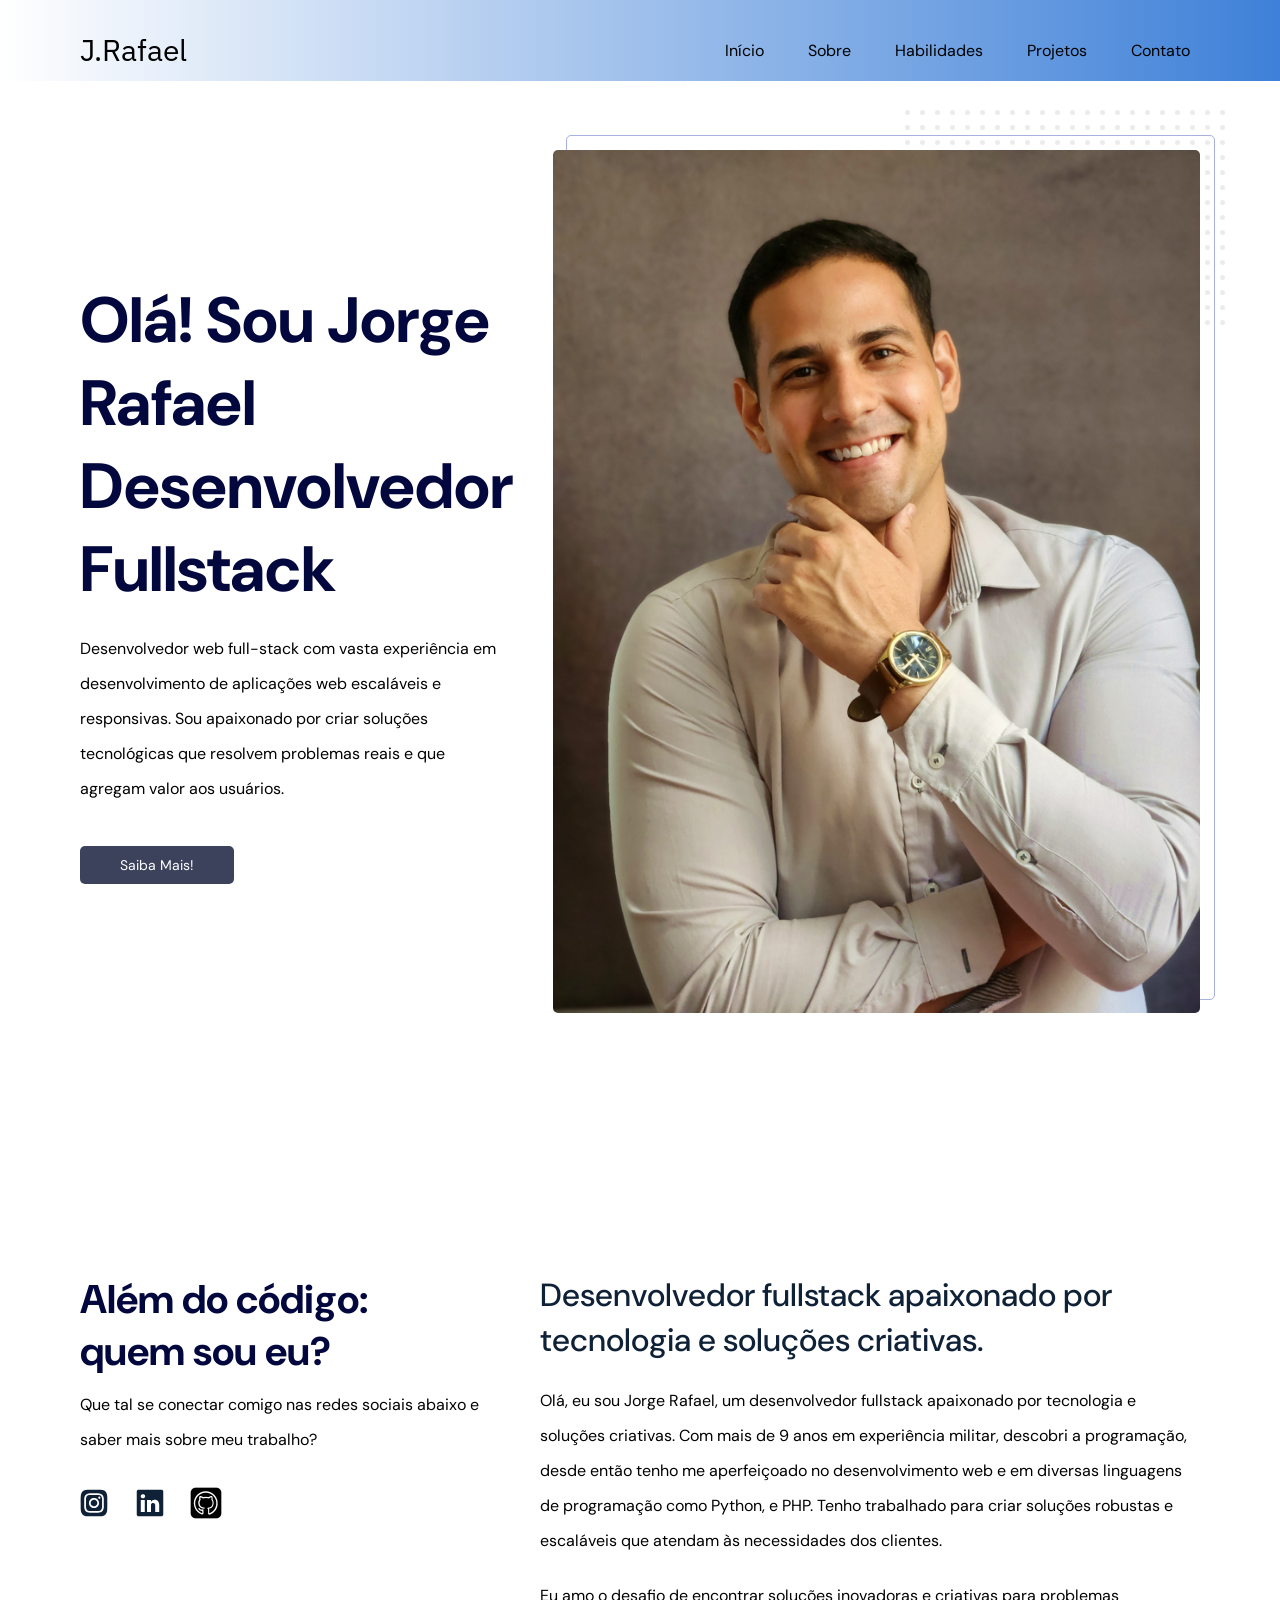
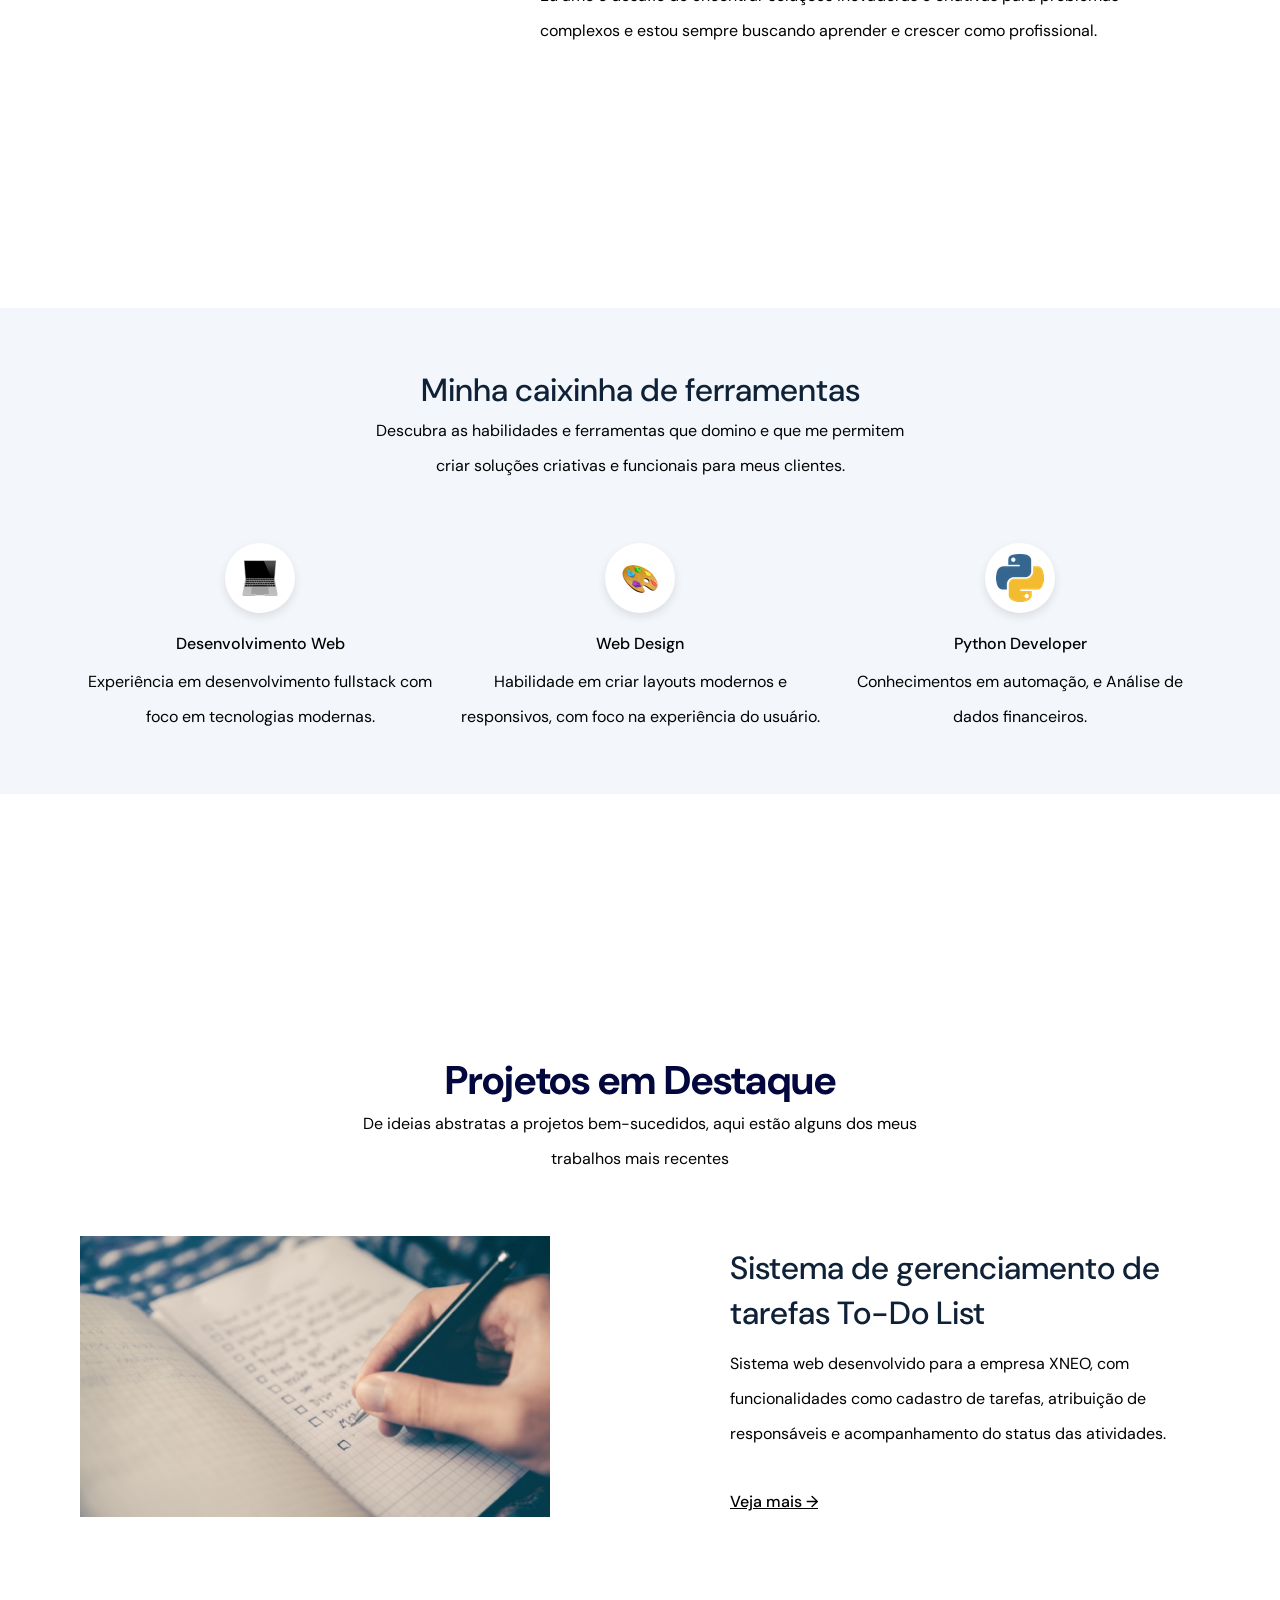
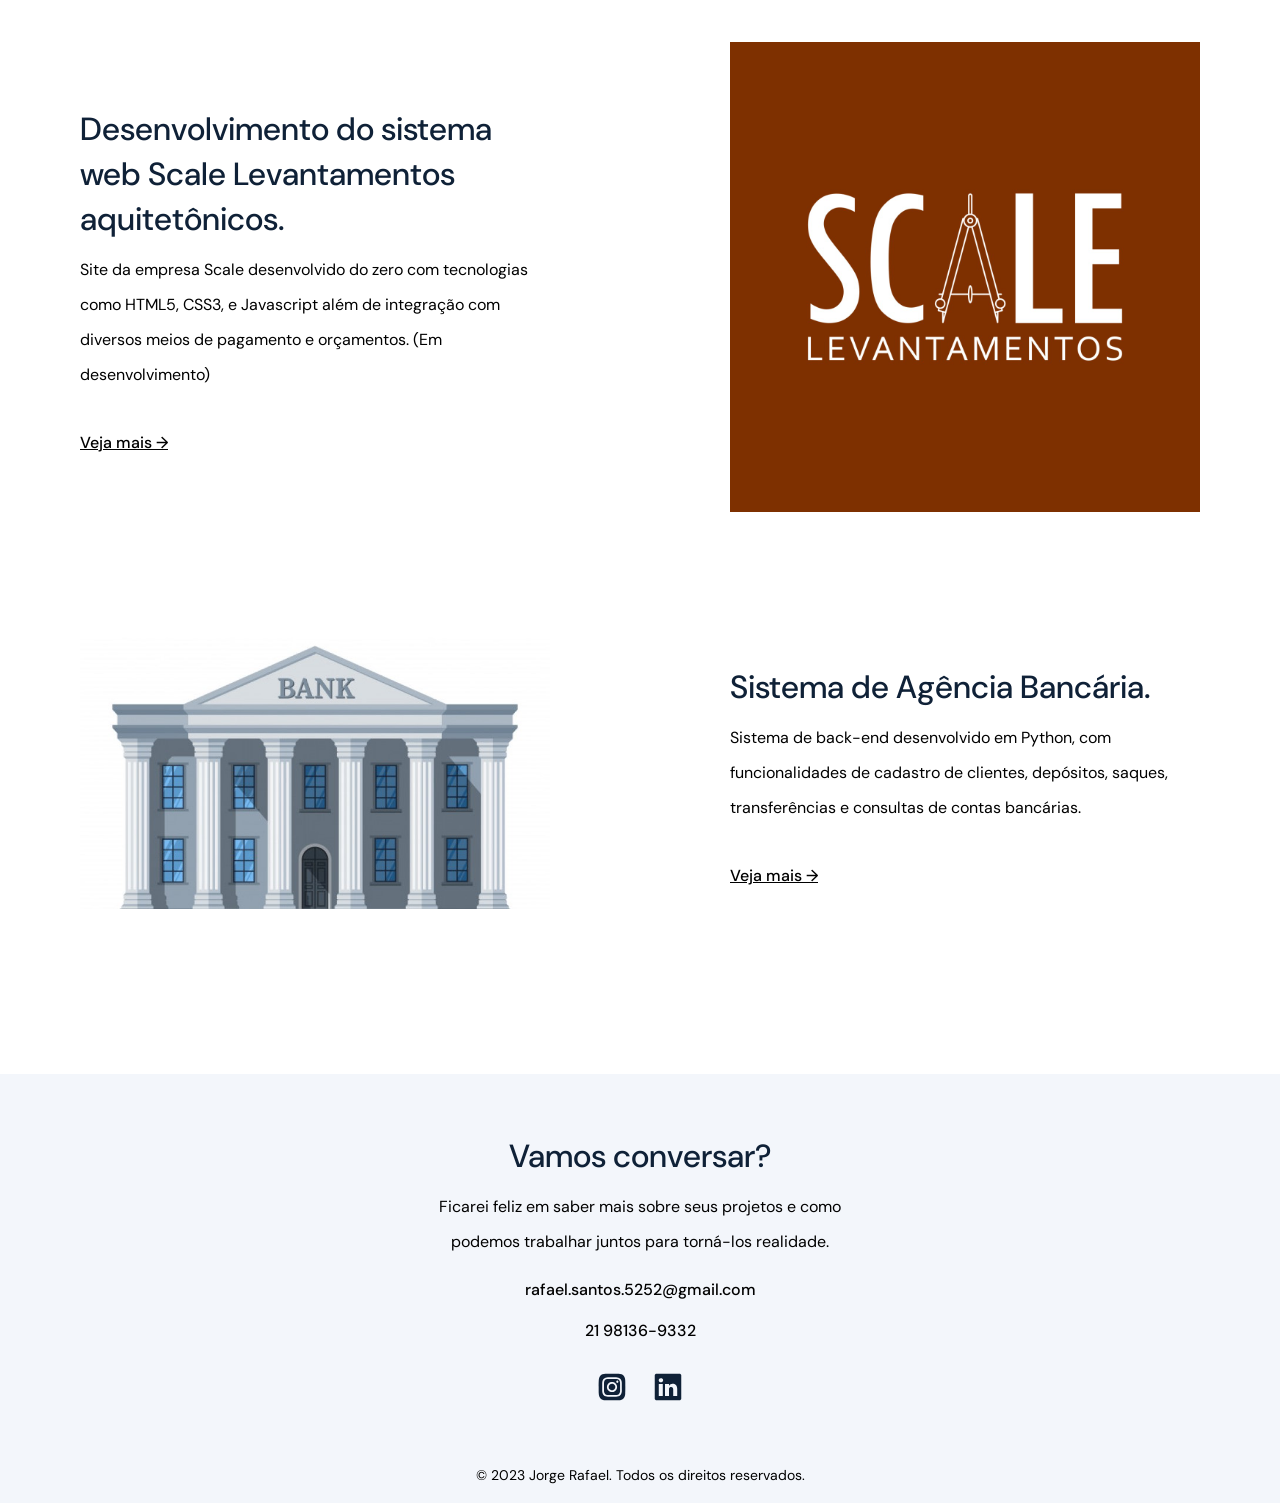
<file: jrportfolio-main/index.html>
<!DOCTYPE html>
<html lang="pt-BR">
  <head> 
    <!-- Meta tags -->
    <meta charset="UTF-8" />
    <meta http-equiv="X-UA-Compatible" content="IE=edge" />
    <meta name="viewport" content="width=device-width, initial-scale=1.0" />
    <!-- title -->
    <title>JRafael Portfólio</title>
    <!-- CSS -->
    <link rel="stylesheet" href="css/extends.css" />
    <!-- Fonts -->
    <link rel="preconnect" href="https://fonts.googleapis.com" />
    <link rel="preconnect" href="https://fonts.gstatic.com" crossorigin />
    <link href="https://fonts.googleapis.com/css2?family=DM+Sans:wght@400;500;700&display=swap" rel="stylesheet"/> 
    <link rel="preconnect" href="https://fonts.googleapis.com">
    <link rel="preconnect" href="https://fonts.gstatic.com" crossorigin>
    <link href="https://fonts.googleapis.com/css2?family=Bungee+Inline&family=Bungee+Spice&family=Handjet:wght@500;600&family=IBM+Plex+Sans:wght@600;700&family=Odibee+Sans&family=Poppins:wght@300;400;500;600&family=Vast+Shadow&display=swap" rel="stylesheet">
  </head>
  <body>
    <!-- navbar -->
    <nav class="navbar">
      <div class="navbar__content max-width mb-0">
        <a href="/">
          <span class="navbar__text">J.Rafael</span>
          <span class="navbar__gradient"></span>
        </a>
        <ul class="navbar__links">
          <li><a href="#header">Início</a></li>
          <li><a href="#about">Sobre</a></li>
          <li><a href="#skills">Habilidades</a></li>
          <li><a href="#projects">Projetos</a></li>
          <li><a href="#footer">Contato</a></li>
        </ul>
        <div class="navbar__mobile">
          <img src="assets/menu.svg" alt="menu" class="burguer" />
          <ul class="mobile__links">
            <li><a href="#header">Início</a></li>
            <li><a href="#about">Sobre</a></li>
            <li><a href="#skills">Habilidades</a></li>
            <li><a href="#projects">Projetos</a></li>
            <li><a href="#footer">Contato</a></li>
          </ul>
        </div>
      </div>
    </nav>

    <!-- header -->
    <header id="header" class="max-width">
      <div class="header__left">
        <h1>Olá! Sou Jorge Rafael Desenvolvedor Fullstack</h1>
        <p>
          Desenvolvedor web full-stack com vasta experiência em desenvolvimento
          de aplicações web escaláveis e responsivas. Sou apaixonado por criar
          soluções tecnológicas que resolvem problemas reais e que agregam valor
          aos usuários.
        </p>
        <a href="#about" class="btn btn-primary">Saiba Mais!</a>
      </div>
      <div class="header__right">
        <div class="header__image">
          <img src="assets/perfil1.jpg" alt="Jorge Rafael" class="rafael" />
          <img src="assets/abstract.svg" alt="background" class="background" />
        </div>
      </div>
    </header>

    <!-- Sobre -->
    <section id="about" class="about max-width">
      <div class="about__left">
        <h2 class="secondary-title">Além do código: quem sou eu?</h2>
        <p>
          Que tal se conectar comigo nas redes sociais abaixo e saber mais sobre
          meu trabalho?
        </p>
        <ul>
          <li>
            <a href="https://instagram.com/jrafaell.py?utm_source=qr&igshid=MzNlNGNkZWQ4Mg%3D%3D"><img src="assets/instagram.svg" alt="Instagram" /></a>
          </li>
          <li>
            <a href="https://www.linkedin.com/in/rafael-santos-0b6202222/"><img src="assets/linkedin.svg" alt="Linkedin" /></a>
          </li>
          <li>
            <a href="https://github.com/RafaelSantos1001"><img src="assets/github (1).png" alt="Github" /></a>
          </li>
        </ul>
      </div>
      <div class="about__right">
        <h3 class="tertiary-title mb-m">
          Desenvolvedor fullstack apaixonado por tecnologia e soluções criativas.
        </h3>
        <p>
          Olá, eu sou Jorge Rafael, um desenvolvedor fullstack apaixonado por
          tecnologia e soluções criativas. Com mais de 9 anos em experiência militar, descobri a programação, desde então tenho me aperfeiçoado no desenvolvimento web e em diversas linguagens de programação como Python, e PHP. Tenho trabalhado para criar soluções robustas e escaláveis que atendam às necessidades dos clientes.
        </p>
        <p>
          Eu amo o desafio de encontrar soluções inovadoras e criativas para
          problemas complexos e estou sempre buscando aprender e crescer como
          profissional.
        </p>
      </div>
    </section>

    <!-- habilidades -->
    <section id="skills" class="skills">
      <div class="skills__content max-width">
        <h2 class="tertiary-title">Minha caixinha de ferramentas</h2>
        <p class="description">
          Descubra as habilidades e ferramentas que domino e que me permitem
          criar soluções criativas e funcionais para meus clientes.
        </p>
        <ul>
          <li class="skills__item">
            <div class="image-container">
              <img src="assets/notebook.png" alt="Desenvolvimento Web" />
            </div>
            <h3>Desenvolvimento Web</h3>
            <p>
              Experiência em desenvolvimento fullstack com foco em tecnologias
              modernas.
            </p>
          </li>
          <li class="skills__item">
            <div class="image-container">
              <img src="assets/colors.png" alt="Web Design" />
            </div>
            <h3>Web Design</h3>
            <p>
              Habilidade em criar layouts modernos e responsivos, com foco na
              experiência do usuário.
            </p>
          </li>
          <li class="skills__item">
            <div class="image-container">
              <img src="assets/python.png" alt="UX/UI Design" />
            </div>
            <h3>Python Developer</h3>
            <p>
              Conhecimentos em automação, e Análise de dados financeiros.
            </p>
          </li>
        </ul>
      </div>
    </section>

    <!-- Projetos -->
    <section id="projects" class="projects max-width">
      <div class="projects__content">
        <h2 class="secondary-title">Projetos em Destaque</h2>
        <p>
          De ideias abstratas a projetos bem-sucedidos, aqui estão alguns dos
          meus trabalhos mais recentes
        </p>
      </div>
      <ul>
        <li>
          <div class="image">
            <img src="assets/task-manager.png" alt="Gerenciamento de tarefas" />
          </div>
          <div class="projects__info">
            <h3 class="tertiary-title">
              Sistema de gerenciamento de tarefas To-Do List
            </h3>
            <p>
              Sistema web desenvolvido para a empresa XNEO, com funcionalidades
              como cadastro de tarefas, atribuição de responsáveis e
              acompanhamento do status das atividades.
            </p>
            <a href="https://github.com/RafaelSantos1001/TesteXNEO">Veja mais &rarr;</a>
          </div>
        </li>
        <li class="projects__reversed-list">
          <div class="image">
            <img src="assets/scale.jpeg" alt="ecommerce" />
          </div>
          <div class="projects__info">
            <h3 class="tertiary-title">
              Desenvolvimento do sistema web Scale Levantamentos aquitetônicos.
            </h3>
            <p>
              Site da empresa Scale desenvolvido do zero com tecnologias como HTML5, CSS3, e Javascript além de integração com diversos meios de pagamento e
              orçamentos. (Em desenvolvimento)
            </p>
            <a href="https://github.com/RafaelSantos1001/scale">Veja mais &rarr;</a>
          </div>
        </li>
        <li>
          <div class="image">
            <img src="assets/Dbank.jpg" alt="Gerenciamento de tarefas" />
          </div>
          <div class="projects__info">
            <h3 class="tertiary-title">
              Sistema de Agência Bancária.
            </h3>
            <p>
              Sistema de back-end desenvolvido em Python, com funcionalidades de cadastro de clientes, depósitos, saques, transferências e consultas de contas bancárias.
            </p>
            <a href="https://github.com/RafaelSantos1001/BancoPy">Veja mais &rarr;</a>
          </div>
        </li>
      </ul>
    </section>

    <!-- Footer -->
    <footer id="footer">
      <div class="footer__content max-width mb-0">
        <h2 class="tertiary-title mb-s">Vamos conversar?</h2>
        <p class="mb-m">
          Ficarei feliz em saber mais sobre seus projetos e como podemos
          trabalhar juntos para torná-los realidade.
        </p>
        <div class="footer__contact mb-m">
          <span class="mb-m">rafael.santos.5252@gmail.com</span>
          <span>21 98136-9332</span>
        </div>
        <ul class="mb-l">
          <li>
            <a href="https://instagram.com/jrafaell.py?utm_source=qr&igshid=MzNlNGNkZWQ4Mg%3D%3D"><img src="assets/instagram.svg" alt="Instagram" /></a>
          </li>
          <li>
            <a href="https://www.linkedin.com/in/rafael-santos-0b6202222/"><img src="assets/linkedin.svg" alt="Linkedin" /></a>
          </li>
        </ul>
        <p class="footer__copyright">
          © 2023 Jorge Rafael. Todos os direitos reservados.
        </p>
      </div>
    </footer>
    <!-- script -->
    <script src="scripts/index.js"></script>
  </body>
</html>
</file>
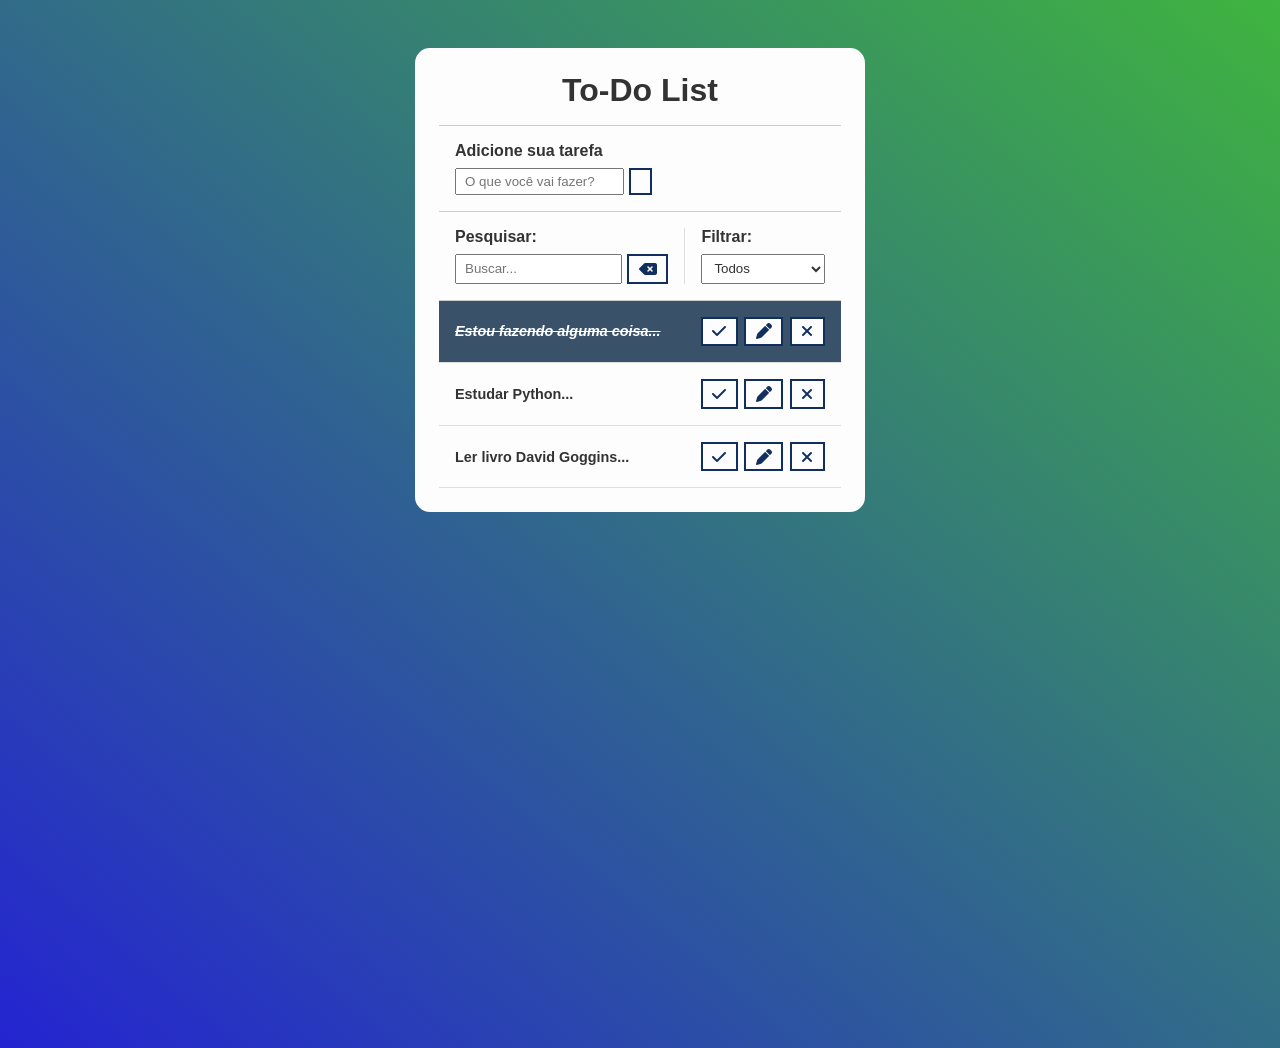
<file: xneo/index.html>
<!DOCTYPE html>
<html lang="pt-br">
  <head>
    <meta charset="UTF-8" />
    <meta http-equiv="X-UA-Compatible" content="IE=edge" />
    <meta name="viewport" content="width=device-width, initial-scale=1.0" />
    <title>Todo Avançado</title>
    <link rel="stylesheet" href="css/styles.css" />
    <link
      rel="stylesheet"
      href="https://cdnjs.cloudflare.com/ajax/libs/font-awesome/6.1.2/css/all.min.css"
      integrity="sha512-1sCRPdkRXhBV2PBLUdRb4tMg1w2YPf37qatUFeS7zlBy7jJI8Lf4VHwWfZZfpXtYSLy85pkm9GaYVYMfw5BC1A=="
      crossorigin="anonymous"
      referrerpolicy="no-referrer"
    />
    <script src="js/jquery-3.7.0.min.js"></script>
    <script src="js/scripts.js" defer></script>
  </head>
  <body>
    <div class="todo-container">
      <header>
        <h1>To-Do List</h1>
      </header>
      <form id="todo-form">
        <p>Adicione sua tarefa</p>
        <div class="form-control">
          <input
            type="text"
            id="todo-input"
            placeholder="O que você vai fazer?"
          />
          <button type="submit">
            <i class="fa-thin fa-plus"></i>
          </button>
        </div>
      </form>
      <form id="edit-form" class="hide">
        <p>Edite sua tarefa</p>
        <div class="form-control">
          <input type="text" id="edit-input" />
          <button type="submit">
            <i class="fa-solid fa-check-double"></i>
          </button>
        </div>
        <button id="cancel-edit-btn">Cancelar</button>
      </form>
      <div id="toolbar">
        <div id="search">
          <h4>Pesquisar:</h4>
          <form>
            <input type="text" id="search-input" placeholder="Buscar..." />
            <button id="erase-button">
              <i class="fa-solid fa-delete-left"></i>
            </button>
          </form>
        </div>
        <div id="filter">
          <h4>Filtrar:</h4>
          <select id="filter-select">
            <option value="all">Todos</option>
            <option value="done">Feitos</option>
            <option value="todo">A fazer</option>
          </select>
        </div>
      </div>
      <div id="todo-list">
            <div class="todo done">
                <h3>Estou fazendo alguma coisa...</h3>
                <button class="finish-todo">
                    <i class="fa-solid fa-check"></i>
                </button>
                <button class="edit-todo">
                    <i class="fa-solid fa-pen"></i>
                </button>
                <button class="remove-todo">
                    <i class="fa-solid fa-xmark"></i>
                </button>
            </div>
            <div class="todo">
                <h3>Estudar Python...</h3>
                <button class="finish-todo">
                    <i class="fa-solid fa-check"></i>
                </button>
                <button class="edit-todo">
                    <i class="fa-solid fa-pen"></i>
                </button>
                <button class="remove-todo">
                    <i class="fa-solid fa-xmark"></i>
                </button>
            </div>
            <div class="todo">
                <h3>Ler livro David Goggins...</h3>
                <button class="finish-todo">
                    <i class="fa-solid fa-check"></i>
                </button>
                <button class="edit-todo">
                    <i class="fa-solid fa-pen"></i>
                </button>
                <button class="remove-todo">
                    <i class="fa-solid fa-xmark"></i>
                </button>
            </div>
        </div>
   </div>
</body>
</html>
</file>
<file: jrportfolio-main/css/extends.css>
@import './variables.css';
@import './globals.css';

@import './components/navbar.css';
@import './components/header.css';
@import './components/about.css';
@import './components/skills.css';
@import './components/projects.css';
@import './components/footer.css';
</file>
<file: xneo/css/styles.css>
*{
    padding: 0;
    margin: 0;
    font-family: Helvetica;
    color: #333;
    box-sizing: border-box;
}

body {
    border: solid blue 100%;
    width: 100%;
    height: 1000px;
    background: linear-gradient(40deg, rgb(36, 36, 209), rgb(63, 180, 63));
}

button {
    background-color: #fdfdfd;
    color: #102f5e;
    border: 2px solid #102f5e;
    padding: 0.3rem 0.6rem;
    font-size: 1rem;
    cursor: pointer;
    display: flex;
    justify-content: center;
    align-items: center;
    transition: 0.4s;
  }
  
  button:hover {
    background-color: #102f5e;
  }
  
  button:hover > i {
    color: #fff;
  }
  
  button i {
    pointer-events: none;
    color: #102f5e;
    font-weight: bold;
  }
  
  input,
  select {
    padding: 0.25rem 0.5rem;
  }
  
  .hide {
    display: none;
  }
  
  /* Todo Header */
  .todo-container {
    max-width: 450px;
    margin: 3rem auto 0;
    background-color: #fdfdfd;
    padding: 1.5rem;
    border-radius: 15px;
  }
  
  .todo-container header {
    text-align: center;
    padding: 0 1rem 1rem;
    border-bottom: 1px solid #ccc;
  }
  
  /* Todo Form */
  #todo-form,
  #edit-form {
    padding: 1rem;
    border-bottom: 1px solid #ccc;
  }
  
  #todo-form p,
  #edit-form p {
    margin-bottom: 0.5rem;
    font-weight: bold;
  }
  
  .form-control {
    display: flex;
  }
  
  .form-control input {
    margin-right: 0.3rem;
  }
  
  #cancel-edit-btn {
    margin-top: 1rem;
    color: #444;
  }
  
  /* Todo Toolbar */
  #toolbar {
    padding: 1rem;
    border-bottom: 1px solid #ccc;
    display: flex;
  }
  
  #toolbar h4 {
    margin-bottom: 0.5rem;
  }
  
  #search {
    border-right: 1px solid #ddd;
    padding-right: 1rem;
    margin-right: 1rem;
    width: 65%;
    display: flex;
    flex-direction: column;
  }
  
  #search form {
    display: flex;
  }
  
  #search input {
    width: 100%;
    margin-right: 0.3rem;
  }
  
  #filter {
    width: 35%;
    display: flex;
    flex-direction: column;
  }
  
  #filter select {
    flex: 1;
  }
  
  /* Todo List */
  .todo {
    display: flex;
    justify-content: space-around;
    align-items: center;
    padding: 1rem 1rem;
    border-bottom: 1px solid #ddd;
    transition: 0.3s;
  }
  
  .todo h3 {
    flex: 1;
    font-size: 0.9rem;
  }
  
  .todo button {
    margin-left: 0.4rem;
  }
  
  .done {
    background: #395169;
  }
  
  .done h3 {
    color: #fff;
    text-decoration: line-through;
    font-style: italic;
  }
</file>
